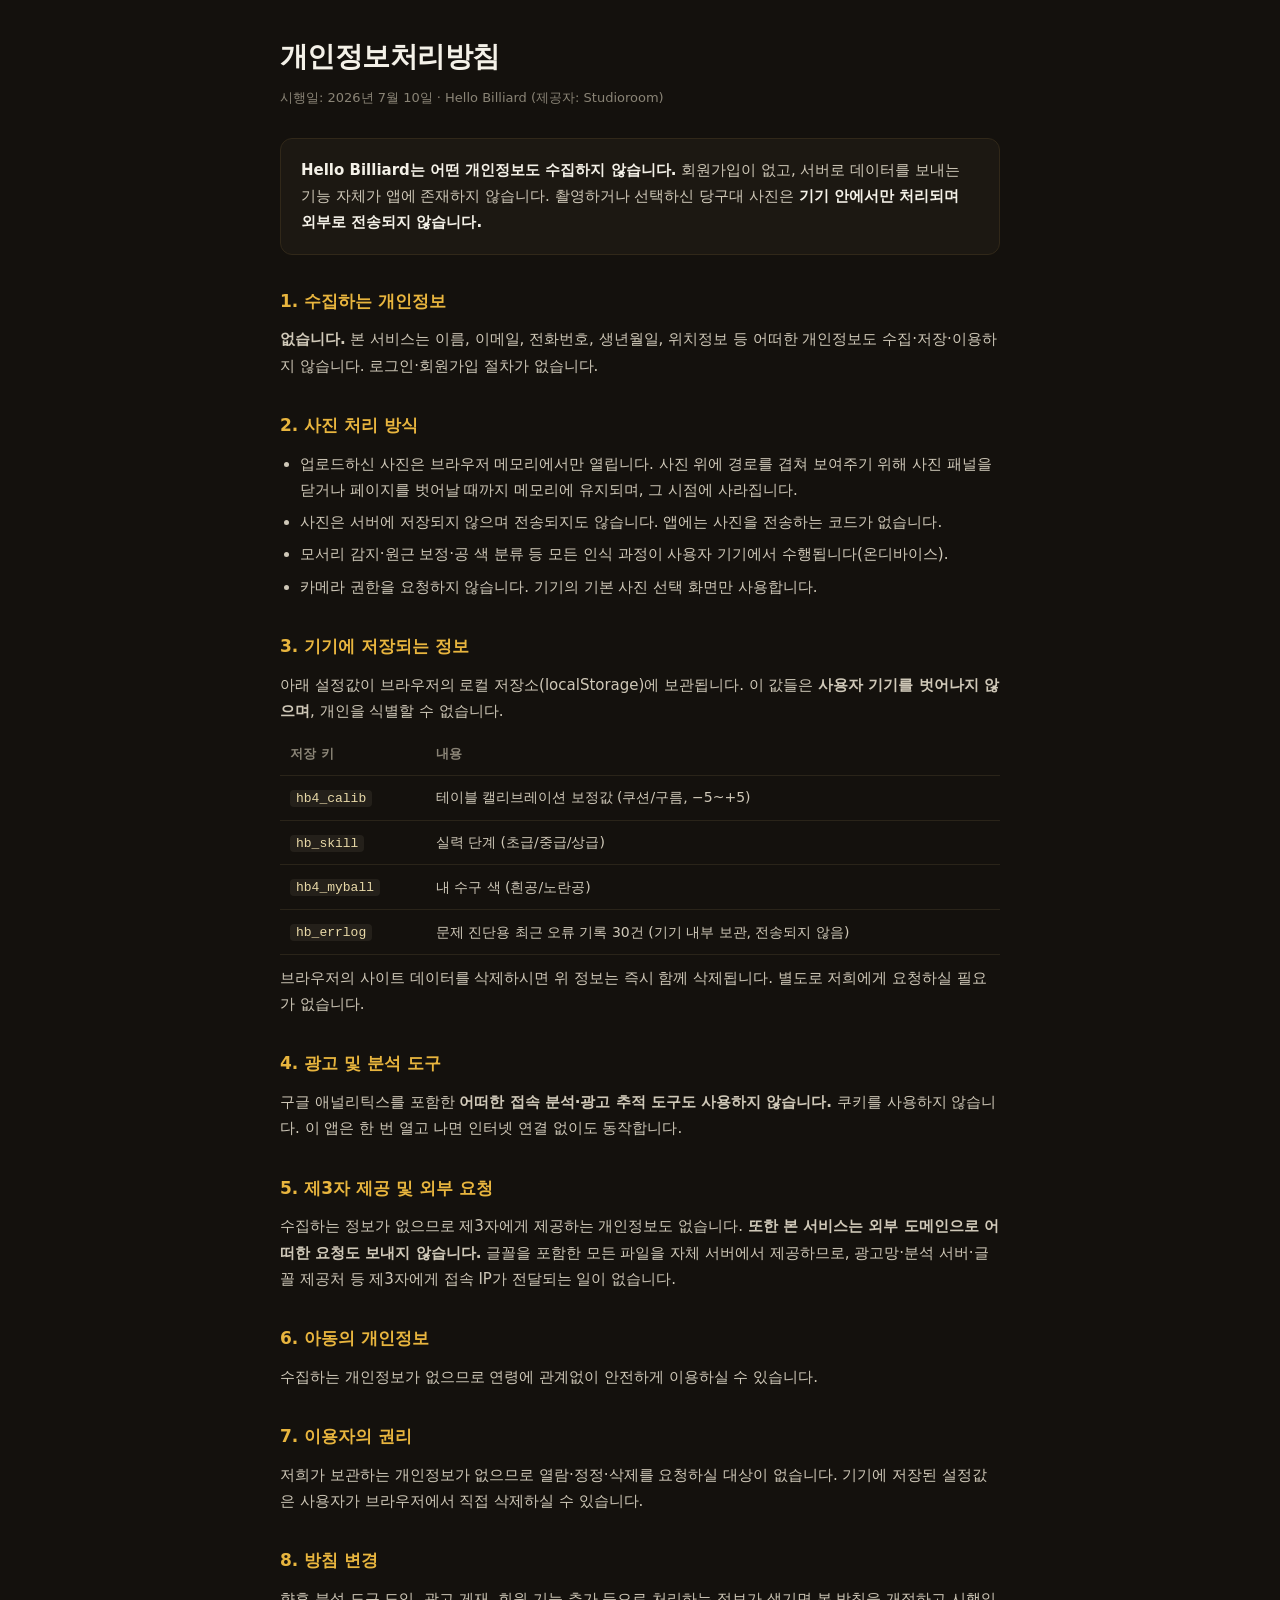
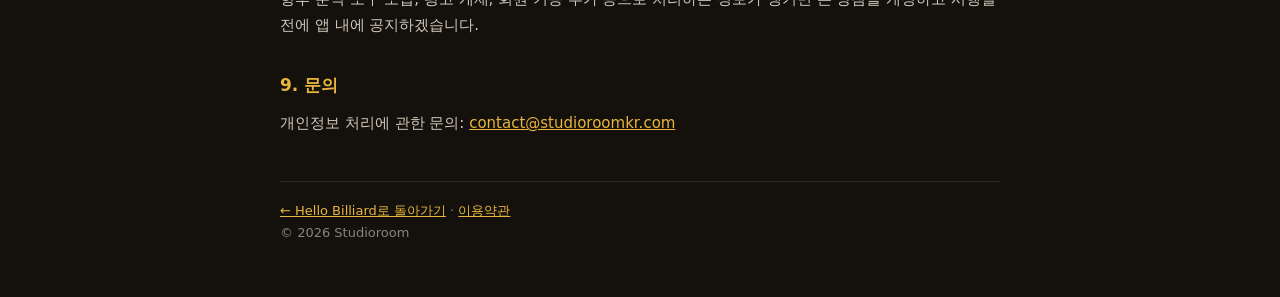
<file: privacy.html>
<!DOCTYPE html>
<html lang="ko">
<head>
<meta charset="UTF-8">
<meta name="viewport" content="width=device-width, initial-scale=1.0, viewport-fit=cover">
<title>개인정보처리방침 · Hello Billiard</title>
<meta name="description" content="Hello Billiard 개인정보처리방침 — 어떤 개인정보도 수집하지 않으며, 업로드한 당구대 사진은 기기 안에서만 처리되고 서버로 전송되지 않습니다.">
<meta name="theme-color" content="#14110d">
<link rel="canonical" href="https://hellobilliard.studioroomkr.com/privacy.html">
<link rel="icon" type="image/png" sizes="192x192" href="icons/icon-192.png">
<style>
  * { box-sizing: border-box; margin: 0; padding: 0; }
  html, body { background: #14110d; color: #f4f1e8; font-family: system-ui, -apple-system, 'Segoe UI', sans-serif; line-height: 1.75; }
  .wrap { max-width: 760px; margin: 0 auto;
    padding: calc(32px + env(safe-area-inset-top)) 20px calc(56px + env(safe-area-inset-bottom)); }
  a { color: #e8b53e; }
  h1 { font-size: 28px; font-weight: 800; letter-spacing: -0.02em; margin-bottom: 6px; }
  h2 { font-size: 17px; font-weight: 700; color: #e8b53e; margin: 32px 0 10px; }
  p, li { color: #cfc8b8; font-size: 15px; }
  ul { padding-left: 20px; margin: 8px 0; }
  li { margin-bottom: 6px; }
  .meta { color: #8a8476; font-size: 13px; margin-bottom: 28px; }
  .lead { background: #1c1812; border: 1px solid #312819; border-radius: 12px;
    padding: 18px 20px; margin: 24px 0; }
  .lead b { color: #f4f1e8; }
  table { width: 100%; border-collapse: collapse; margin: 10px 0; font-size: 14px; }
  th, td { text-align: left; padding: 9px 10px; border-bottom: 1px solid #2a2419; color: #cfc8b8; }
  th { color: #8a8476; font-weight: 600; font-size: 13px; }
  code { background: #24201a; padding: 1px 6px; border-radius: 4px; font-size: 13px; color: #e8d9a8; }
  footer { margin-top: 44px; padding-top: 18px; border-top: 1px solid #312819;
    color: #8a8476; font-size: 13px; }
</style>
</head>
<body>
<div class="wrap">
  <h1>개인정보처리방침</h1>
  <p class="meta">시행일: 2026년 7월 10일 · Hello Billiard (제공자: Studioroom)</p>

  <div class="lead">
    <p><b>Hello Billiard는 어떤 개인정보도 수집하지 않습니다.</b> 회원가입이 없고, 서버로 데이터를
    보내는 기능 자체가 앱에 존재하지 않습니다. 촬영하거나 선택하신 당구대 사진은
    <b>기기 안에서만 처리되며 외부로 전송되지 않습니다.</b></p>
  </div>

  <h2>1. 수집하는 개인정보</h2>
  <p><b>없습니다.</b> 본 서비스는 이름, 이메일, 전화번호, 생년월일, 위치정보 등
  어떠한 개인정보도 수집·저장·이용하지 않습니다. 로그인·회원가입 절차가 없습니다.</p>

  <h2>2. 사진 처리 방식</h2>
  <ul>
    <li>업로드하신 사진은 브라우저 메모리에서만 열립니다. 사진 위에 경로를 겹쳐 보여주기 위해
        사진 패널을 닫거나 페이지를 벗어날 때까지 메모리에 유지되며, 그 시점에 사라집니다.</li>
    <li>사진은 서버에 저장되지 않으며 전송되지도 않습니다. 앱에는 사진을 전송하는 코드가 없습니다.</li>
    <li>모서리 감지·원근 보정·공 색 분류 등 모든 인식 과정이 사용자 기기에서 수행됩니다(온디바이스).</li>
    <li>카메라 권한을 요청하지 않습니다. 기기의 기본 사진 선택 화면만 사용합니다.</li>
  </ul>

  <h2>3. 기기에 저장되는 정보</h2>
  <p>아래 설정값이 브라우저의 로컬 저장소(localStorage)에 보관됩니다.
  이 값들은 <b>사용자 기기를 벗어나지 않으며</b>, 개인을 식별할 수 없습니다.</p>
  <table>
    <tr><th>저장 키</th><th>내용</th></tr>
    <tr><td><code>hb4_calib</code></td><td>테이블 캘리브레이션 보정값 (쿠션/구름, −5~+5)</td></tr>
    <tr><td><code>hb_skill</code></td><td>실력 단계 (초급/중급/상급)</td></tr>
    <tr><td><code>hb4_myball</code></td><td>내 수구 색 (흰공/노란공)</td></tr>
    <tr><td><code>hb_errlog</code></td><td>문제 진단용 최근 오류 기록 30건 (기기 내부 보관, 전송되지 않음)</td></tr>
  </table>
  <p>브라우저의 사이트 데이터를 삭제하시면 위 정보는 즉시 함께 삭제됩니다.
  별도로 저희에게 요청하실 필요가 없습니다.</p>

  <h2>4. 광고 및 분석 도구</h2>
  <p>구글 애널리틱스를 포함한 <b>어떠한 접속 분석·광고 추적 도구도 사용하지 않습니다.</b>
  쿠키를 사용하지 않습니다. 이 앱은 한 번 열고 나면 인터넷 연결 없이도 동작합니다.</p>

  <h2>5. 제3자 제공 및 외부 요청</h2>
  <p>수집하는 정보가 없으므로 제3자에게 제공하는 개인정보도 없습니다.
  <b>또한 본 서비스는 외부 도메인으로 어떠한 요청도 보내지 않습니다.</b>
  글꼴을 포함한 모든 파일을 자체 서버에서 제공하므로, 광고망·분석 서버·글꼴 제공처 등
  제3자에게 접속 IP가 전달되는 일이 없습니다.</p>

  <h2>6. 아동의 개인정보</h2>
  <p>수집하는 개인정보가 없으므로 연령에 관계없이 안전하게 이용하실 수 있습니다.</p>

  <h2>7. 이용자의 권리</h2>
  <p>저희가 보관하는 개인정보가 없으므로 열람·정정·삭제를 요청하실 대상이 없습니다.
  기기에 저장된 설정값은 사용자가 브라우저에서 직접 삭제하실 수 있습니다.</p>

  <h2>8. 방침 변경</h2>
  <p>향후 분석 도구 도입, 광고 게재, 회원 기능 추가 등으로 처리하는 정보가 생기면
  본 방침을 개정하고 시행일 전에 앱 내에 공지하겠습니다.</p>

  <h2>9. 문의</h2>
  <p>개인정보 처리에 관한 문의: <a href="mailto:contact@studioroomkr.com">contact@studioroomkr.com</a></p>

  <footer>
    <a href="./">← Hello Billiard로 돌아가기</a> ·
    <a href="./terms.html">이용약관</a><br>
    © 2026 Studioroom
  </footer>
</div>
</body>
</html>
</file>
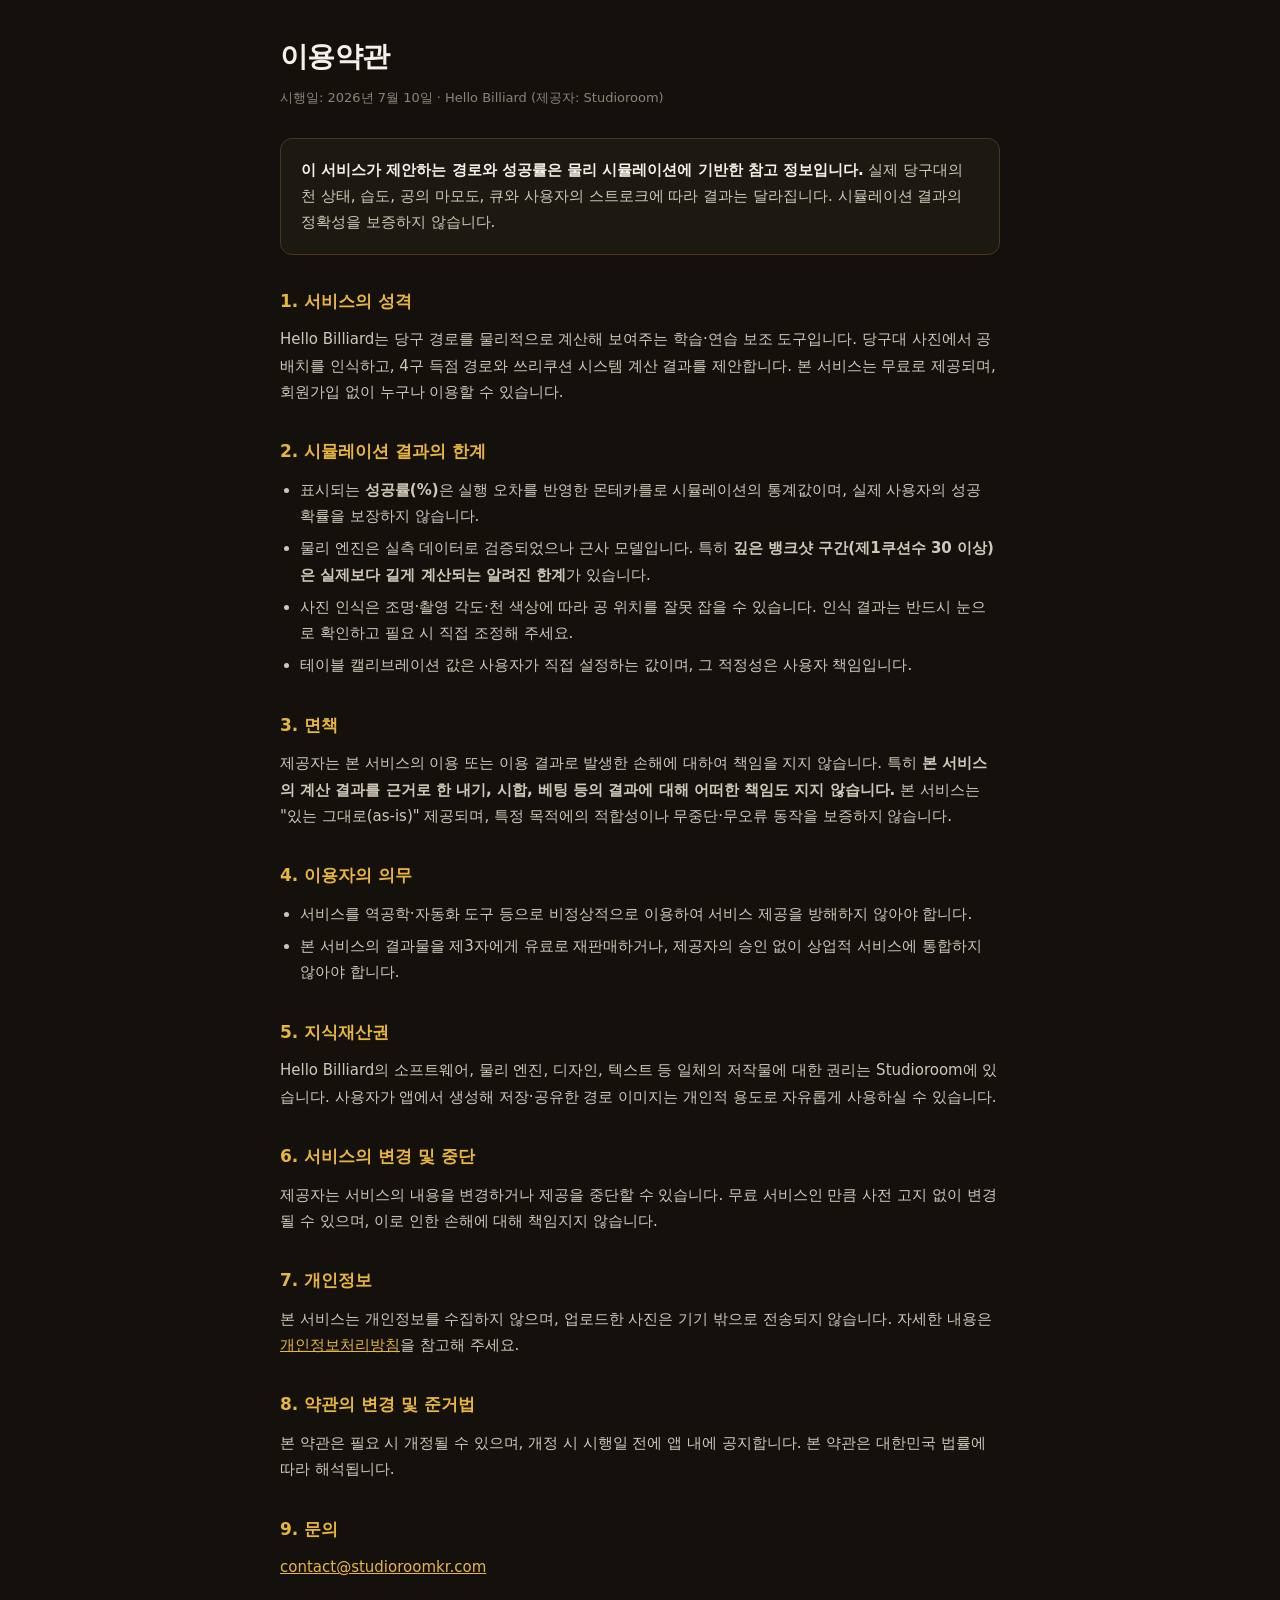
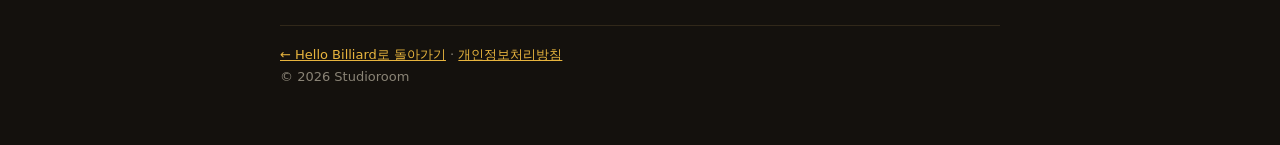
<file: terms.html>
<!DOCTYPE html>
<html lang="ko">
<head>
<meta charset="UTF-8">
<meta name="viewport" content="width=device-width, initial-scale=1.0, viewport-fit=cover">
<title>이용약관 · Hello Billiard</title>
<meta name="description" content="Hello Billiard 이용약관 — 시뮬레이션 결과의 성격과 한계, 면책, 저작권에 관한 안내.">
<meta name="theme-color" content="#14110d">
<link rel="canonical" href="https://hellobilliard.studioroomkr.com/terms.html">
<link rel="icon" type="image/png" sizes="192x192" href="icons/icon-192.png">
<style>
  * { box-sizing: border-box; margin: 0; padding: 0; }
  html, body { background: #14110d; color: #f4f1e8; font-family: system-ui, -apple-system, 'Segoe UI', sans-serif; line-height: 1.75; }
  .wrap { max-width: 760px; margin: 0 auto;
    padding: calc(32px + env(safe-area-inset-top)) 20px calc(56px + env(safe-area-inset-bottom)); }
  a { color: #e8b53e; }
  h1 { font-size: 28px; font-weight: 800; letter-spacing: -0.02em; margin-bottom: 6px; }
  h2 { font-size: 17px; font-weight: 700; color: #e8b53e; margin: 32px 0 10px; }
  p, li { color: #cfc8b8; font-size: 15px; }
  ul { padding-left: 20px; margin: 8px 0; }
  li { margin-bottom: 6px; }
  .meta { color: #8a8476; font-size: 13px; margin-bottom: 28px; }
  .lead { background: #1c1812; border: 1px solid #4a3520; border-radius: 12px;
    padding: 18px 20px; margin: 24px 0; }
  .lead b { color: #f4f1e8; }
  footer { margin-top: 44px; padding-top: 18px; border-top: 1px solid #312819;
    color: #8a8476; font-size: 13px; }
</style>
</head>
<body>
<div class="wrap">
  <h1>이용약관</h1>
  <p class="meta">시행일: 2026년 7월 10일 · Hello Billiard (제공자: Studioroom)</p>

  <div class="lead">
    <p><b>이 서비스가 제안하는 경로와 성공률은 물리 시뮬레이션에 기반한 참고 정보입니다.</b>
    실제 당구대의 천 상태, 습도, 공의 마모도, 큐와 사용자의 스트로크에 따라 결과는 달라집니다.
    시뮬레이션 결과의 정확성을 보증하지 않습니다.</p>
  </div>

  <h2>1. 서비스의 성격</h2>
  <p>Hello Billiard는 당구 경로를 물리적으로 계산해 보여주는 학습·연습 보조 도구입니다.
  당구대 사진에서 공 배치를 인식하고, 4구 득점 경로와 쓰리쿠션 시스템 계산 결과를 제안합니다.
  본 서비스는 무료로 제공되며, 회원가입 없이 누구나 이용할 수 있습니다.</p>

  <h2>2. 시뮬레이션 결과의 한계</h2>
  <ul>
    <li>표시되는 <b>성공률(%)</b>은 실행 오차를 반영한 몬테카를로 시뮬레이션의 통계값이며,
        실제 사용자의 성공 확률을 보장하지 않습니다.</li>
    <li>물리 엔진은 실측 데이터로 검증되었으나 근사 모델입니다. 특히
        <b>깊은 뱅크샷 구간(제1쿠션수 30 이상)은 실제보다 길게 계산되는 알려진 한계</b>가 있습니다.</li>
    <li>사진 인식은 조명·촬영 각도·천 색상에 따라 공 위치를 잘못 잡을 수 있습니다.
        인식 결과는 반드시 눈으로 확인하고 필요 시 직접 조정해 주세요.</li>
    <li>테이블 캘리브레이션 값은 사용자가 직접 설정하는 값이며, 그 적정성은 사용자 책임입니다.</li>
  </ul>

  <h2>3. 면책</h2>
  <p>제공자는 본 서비스의 이용 또는 이용 결과로 발생한 손해에 대하여 책임을 지지 않습니다.
  특히 <b>본 서비스의 계산 결과를 근거로 한 내기, 시합, 베팅 등의 결과에 대해 어떠한 책임도
  지지 않습니다.</b> 본 서비스는 "있는 그대로(as-is)" 제공되며, 특정 목적에의 적합성이나
  무중단·무오류 동작을 보증하지 않습니다.</p>

  <h2>4. 이용자의 의무</h2>
  <ul>
    <li>서비스를 역공학·자동화 도구 등으로 비정상적으로 이용하여 서비스 제공을 방해하지 않아야 합니다.</li>
    <li>본 서비스의 결과물을 제3자에게 유료로 재판매하거나, 제공자의 승인 없이
        상업적 서비스에 통합하지 않아야 합니다.</li>
  </ul>

  <h2>5. 지식재산권</h2>
  <p>Hello Billiard의 소프트웨어, 물리 엔진, 디자인, 텍스트 등 일체의 저작물에 대한 권리는
  Studioroom에 있습니다. 사용자가 앱에서 생성해 저장·공유한 경로 이미지는 개인적 용도로
  자유롭게 사용하실 수 있습니다.</p>

  <h2>6. 서비스의 변경 및 중단</h2>
  <p>제공자는 서비스의 내용을 변경하거나 제공을 중단할 수 있습니다. 무료 서비스인 만큼
  사전 고지 없이 변경될 수 있으며, 이로 인한 손해에 대해 책임지지 않습니다.</p>

  <h2>7. 개인정보</h2>
  <p>본 서비스는 개인정보를 수집하지 않으며, 업로드한 사진은 기기 밖으로 전송되지 않습니다.
  자세한 내용은 <a href="./privacy.html">개인정보처리방침</a>을 참고해 주세요.</p>

  <h2>8. 약관의 변경 및 준거법</h2>
  <p>본 약관은 필요 시 개정될 수 있으며, 개정 시 시행일 전에 앱 내에 공지합니다.
  본 약관은 대한민국 법률에 따라 해석됩니다.</p>

  <h2>9. 문의</h2>
  <p><a href="mailto:contact@studioroomkr.com">contact@studioroomkr.com</a></p>

  <footer>
    <a href="./">← Hello Billiard로 돌아가기</a> ·
    <a href="./privacy.html">개인정보처리방침</a><br>
    © 2026 Studioroom
  </footer>
</div>
</body>
</html>
</file>
